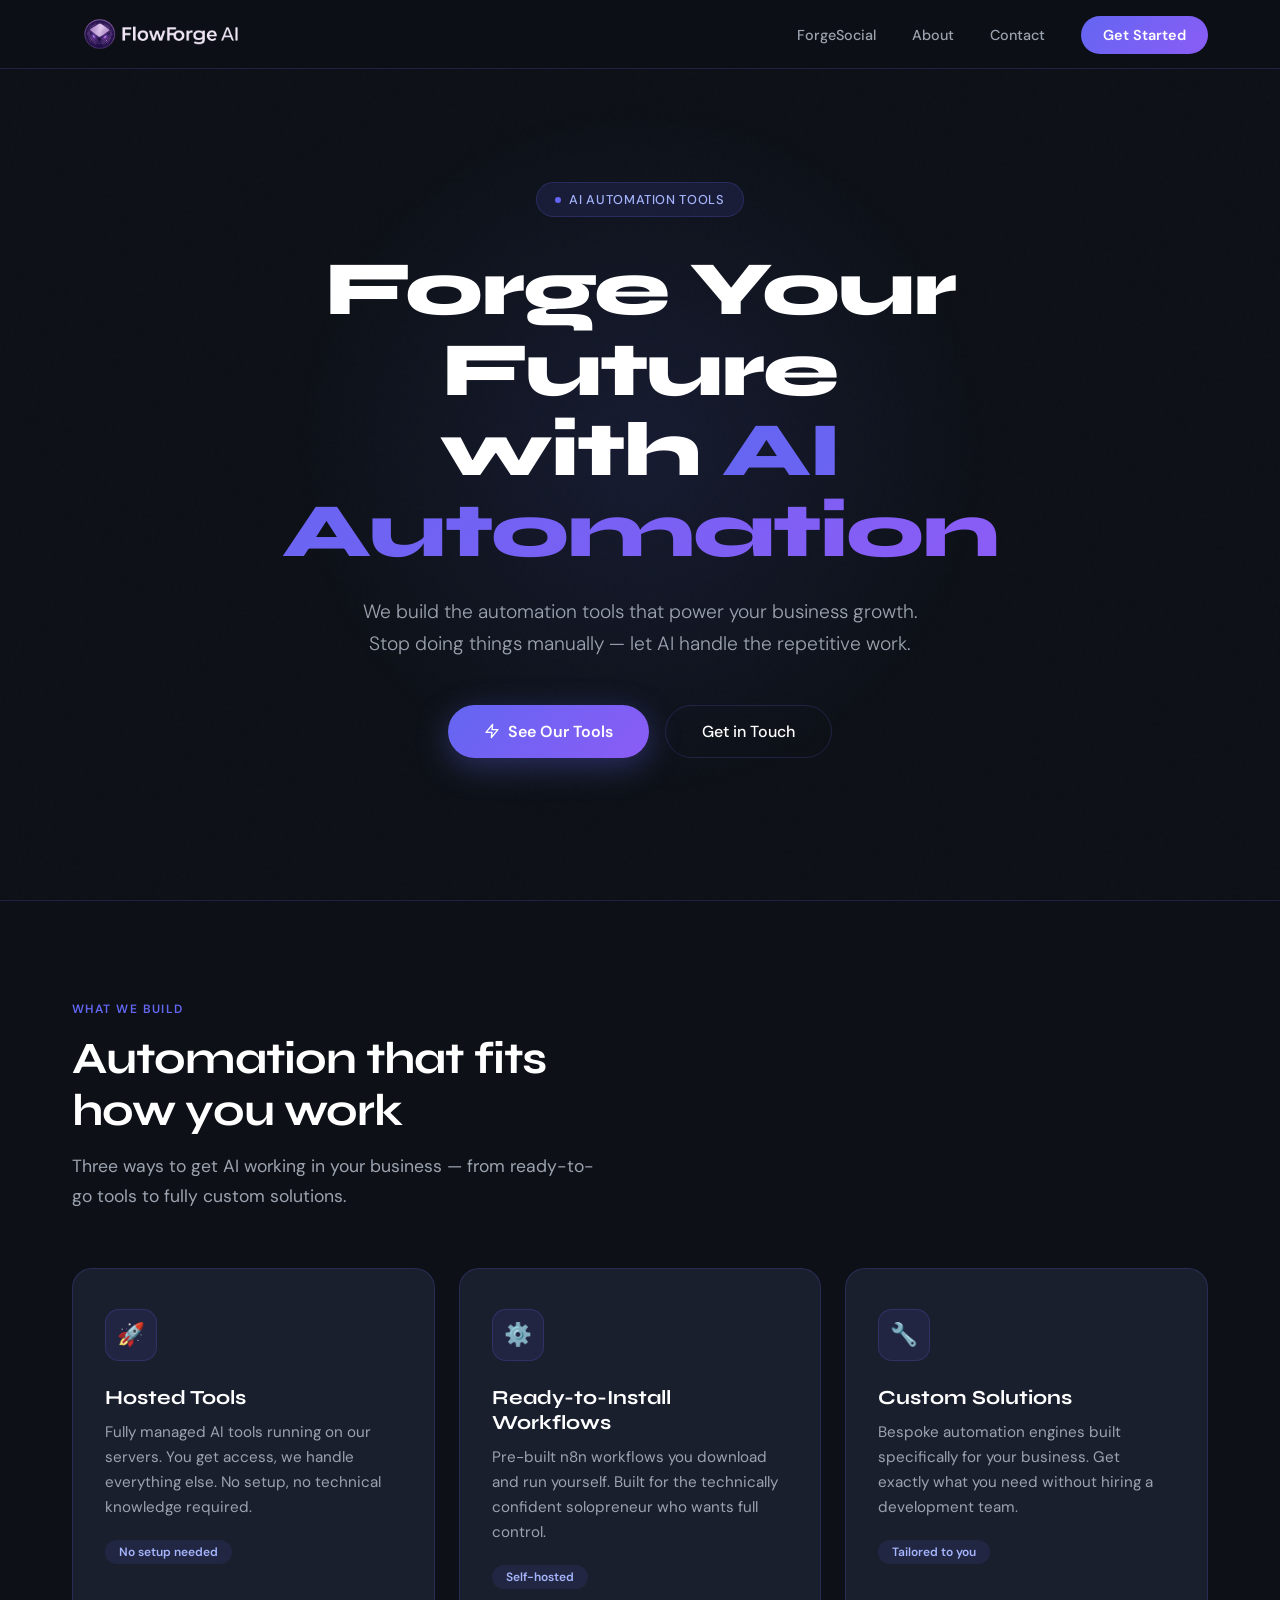
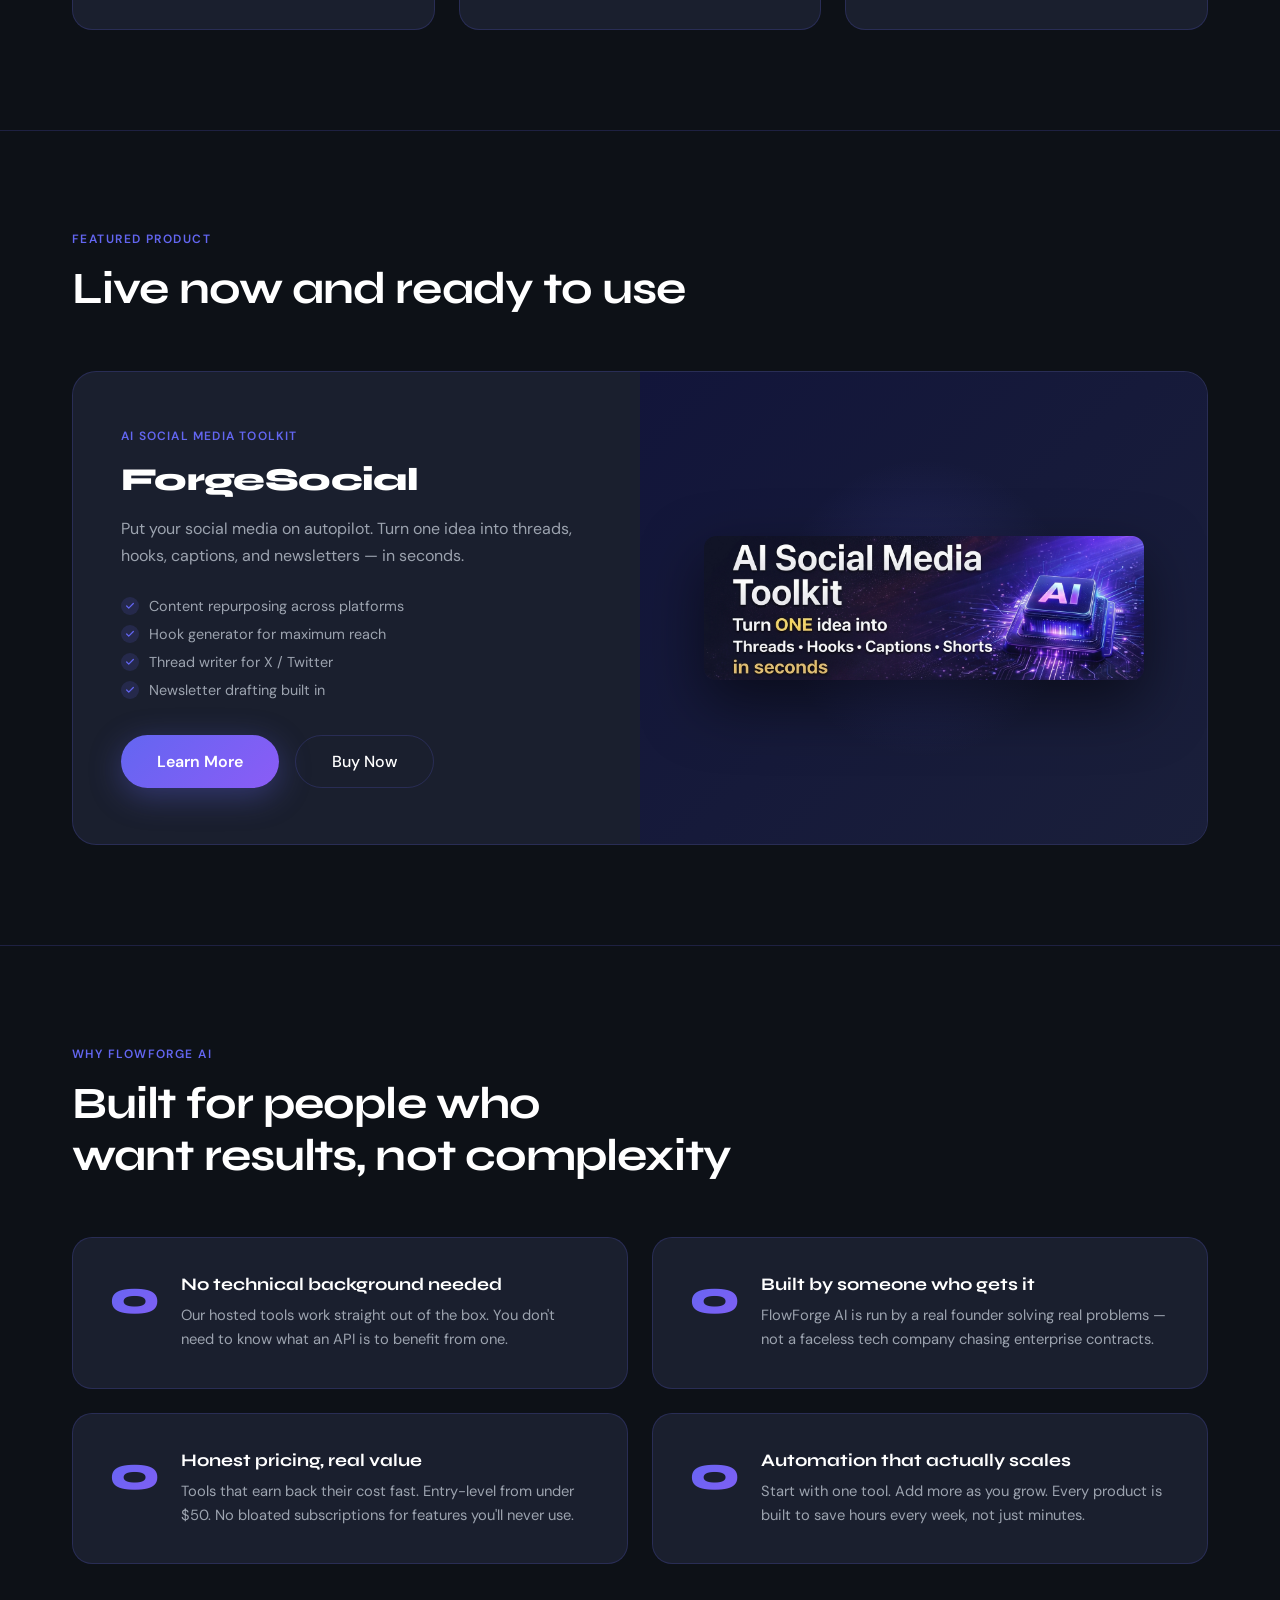
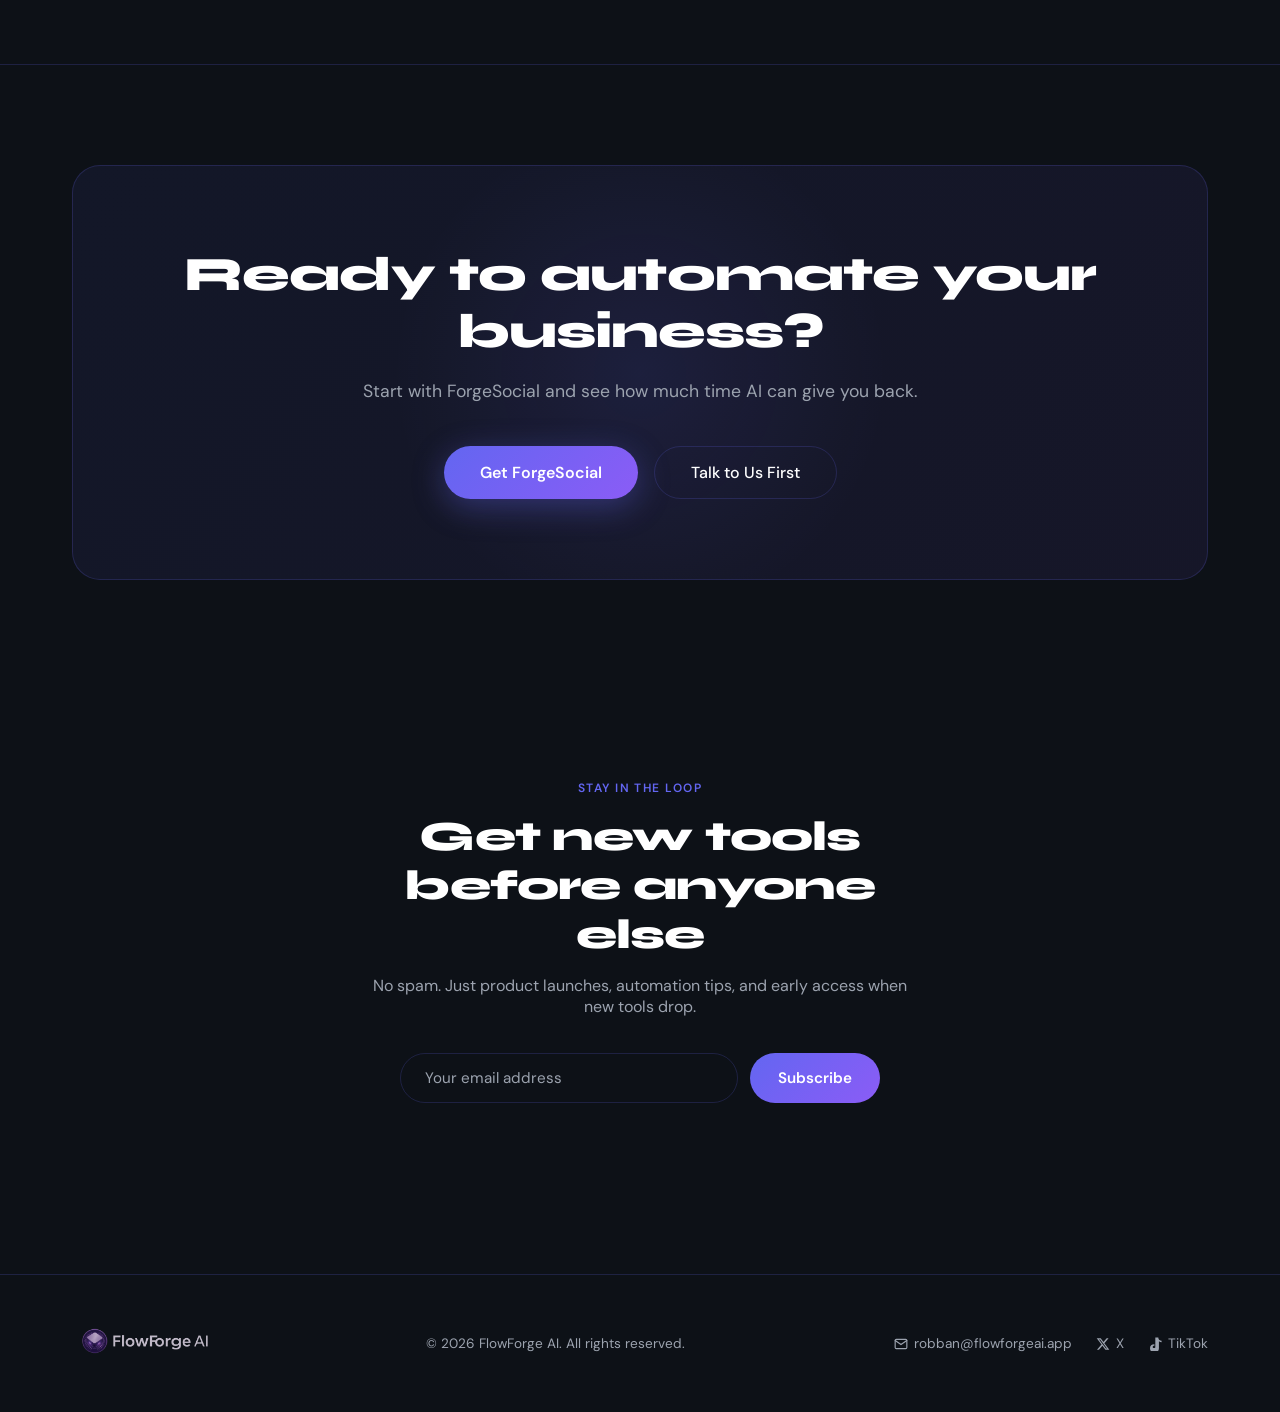
<file: index.html>
<!DOCTYPE html>
<html lang="en">
<head>
  <meta charset="UTF-8">
  <meta name="viewport" content="width=device-width, initial-scale=1.0">
  <title>FlowForge AI – Forge Your Future with AI Automation</title>
  <meta name="description" content="FlowForge AI builds AI-powered automation tools for solopreneurs and small businesses. Less manual work, more impact.">
  <meta property="og:title" content="FlowForge AI – Forge Your Future with AI Automation">
  <meta property="og:description" content="AI-powered automation tools and workflows for solopreneurs and small businesses.">
  <meta property="og:image" content="https://www.flowforgeai.app/img/logo.png">
  <link rel="canonical" href="https://www.flowforgeai.app/">
  <!-- Google Analytics 4 -->
  <script async src="https://www.googletagmanager.com/gtag/js?id=G-LV74LVZXJP"></script>
  <script>
    window.dataLayer = window.dataLayer || [];
    function gtag(){dataLayer.push(arguments);}
    gtag('js', new Date());
    gtag('config', 'G-LV74LVZXJP');
  </script>
  <link href="https://fonts.googleapis.com/css2?family=Syne:wght@400;600;700;800&family=DM+Sans:wght@300;400;500&display=swap" rel="stylesheet">
  <script type="application/ld+json">
  {
    "@context": "https://schema.org",
    "@type": "Organization",
    "name": "FlowForge AI",
    "url": "https://www.flowforgeai.app",
    "logo": "https://www.flowforgeai.app/img/logo.png",
    "description": "FlowForge AI builds AI-powered automation tools for solopreneurs and small businesses.",
    "email": "robban@flowforgeai.app",
    "founder": {
      "@type": "Person",
      "name": "Robert Holgersson"
    },
    "sameAs": [
      "https://x.com/RobbanA16805",
      "https://tiktok.com/@flowforgeai.app"
    ]
  }
  </script>
  <style>
    :root {
      --bg:        #0d1117;
      --bg-2:      #161b22;
      --card-bg:   #1a1f2e;
      --border:    rgba(99,102,241,0.2);
      --border-h:  rgba(99,102,241,0.5);
      --text:      #ffffff;
      --text-dim:  #9ca3af;
      --accent:    #6366f1;
      --accent-2:  #8b5cf6;
      --gradient:  linear-gradient(135deg, #6366f1, #8b5cf6);
    }

    *, *::before, *::after { box-sizing: border-box; margin: 0; padding: 0; }

    html { scroll-behavior: smooth; }

    body {
      font-family: 'DM Sans', sans-serif;
      background: var(--bg);
      color: var(--text);
      overflow-x: hidden;
    }

    /* ─── NOISE OVERLAY ─── */
    body::before {
      content: '';
      position: fixed;
      inset: 0;
      background-image: url("data:image/svg+xml,%3Csvg viewBox='0 0 256 256' xmlns='http://www.w3.org/2000/svg'%3E%3Cfilter id='noise'%3E%3CfeTurbulence type='fractalNoise' baseFrequency='0.9' numOctaves='4' stitchTiles='stitch'/%3E%3C/filter%3E%3Crect width='100%25' height='100%25' filter='url(%23noise)' opacity='0.04'/%3E%3C/svg%3E");
      pointer-events: none;
      z-index: 0;
      opacity: 0.4;
    }

    /* ─── HERO ─── */
    .hero {
      min-height: 100vh;
      display: flex;
      align-items: center;
      justify-content: center;
      text-align: center;
      padding: 120px 32px 80px;
      position: relative;
      z-index: 1;
    }

    /* Glow blobs */
    .hero::after {
      content: '';
      position: absolute;
      width: 700px;
      height: 700px;
      background: radial-gradient(circle, rgba(99,102,241,0.12) 0%, transparent 70%);
      top: 50%;
      left: 50%;
      transform: translate(-50%, -50%);
      pointer-events: none;
    }

    .hero-inner { max-width: 820px; position: relative; z-index: 2; }

    .hero-badge {
      display: inline-flex;
      align-items: center;
      gap: 8px;
      background: rgba(99,102,241,0.12);
      border: 1px solid var(--border);
      border-radius: 50px;
      padding: 8px 18px;
      font-size: 0.8rem;
      font-weight: 500;
      color: #a5b4fc;
      margin-bottom: 32px;
      letter-spacing: 0.05em;
      text-transform: uppercase;
    }
    .hero-badge span { width: 6px; height: 6px; background: #6366f1; border-radius: 50%; animation: pulse 2s infinite; }

    @keyframes pulse {
      0%, 100% { opacity: 1; transform: scale(1); }
      50% { opacity: 0.5; transform: scale(0.8); }
    }

    .hero h1 {
      font-family: 'Syne', sans-serif;
      font-size: clamp(2.8rem, 6vw, 5rem);
      font-weight: 800;
      line-height: 1.05;
      letter-spacing: -0.02em;
      margin-bottom: 24px;
    }

    .hero h1 em {
      font-style: normal;
      background: var(--gradient);
      -webkit-background-clip: text;
      -webkit-text-fill-color: transparent;
      background-clip: text;
    }

    .hero p {
      font-size: 1.2rem;
      color: var(--text-dim);
      max-width: 560px;
      margin: 0 auto 44px;
      line-height: 1.7;
      font-weight: 300;
    }

    .hero-actions {
      display: flex;
      gap: 16px;
      justify-content: center;
      flex-wrap: wrap;
    }

    .btn-primary {
      display: inline-flex;
      align-items: center;
      gap: 8px;
      background: var(--gradient);
      color: #fff;
      text-decoration: none;
      padding: 16px 36px;
      border-radius: 50px;
      font-weight: 600;
      font-size: 1rem;
      font-family: 'DM Sans', sans-serif;
      transition: transform 0.2s, box-shadow 0.2s;
      box-shadow: 0 8px 32px rgba(99,102,241,0.35);
    }
    .btn-primary:hover { transform: translateY(-2px); box-shadow: 0 16px 48px rgba(99,102,241,0.45); }

    .btn-secondary {
      display: inline-flex;
      align-items: center;
      gap: 8px;
      background: transparent;
      color: var(--text);
      text-decoration: none;
      padding: 15px 36px;
      border-radius: 50px;
      font-weight: 500;
      font-size: 1rem;
      font-family: 'DM Sans', sans-serif;
      border: 1px solid var(--border);
      transition: border-color 0.2s, background 0.2s;
    }
    .btn-secondary:hover { border-color: var(--border-h); background: rgba(99,102,241,0.06); }

    /* ─── SECTION BASE ─── */
    section { position: relative; z-index: 1; }

    .section-label {
      font-size: 0.75rem;
      font-weight: 600;
      letter-spacing: 0.12em;
      text-transform: uppercase;
      color: #6366f1;
      margin-bottom: 16px;
    }

    .section-title {
      font-family: 'Syne', sans-serif;
      font-size: clamp(2rem, 4vw, 2.8rem);
      font-weight: 700;
      line-height: 1.15;
      letter-spacing: -0.02em;
      margin-bottom: 16px;
    }

    .section-sub {
      color: var(--text-dim);
      font-size: 1.1rem;
      line-height: 1.7;
      max-width: 540px;
    }

    .wrap {
      max-width: 1200px;
      margin: 0 auto;
      padding: 0 32px;
    }

    /* ─── WHAT WE BUILD ─── */
    .what {
      padding: 100px 0;
      border-top: 1px solid var(--border);
    }

    .what-header { margin-bottom: 56px; }

    .what-grid {
      display: grid;
      grid-template-columns: repeat(3, 1fr);
      gap: 24px;
    }

    .what-card {
      background: var(--card-bg);
      border: 1px solid var(--border);
      border-radius: 20px;
      padding: 40px 32px;
      transition: border-color 0.3s, transform 0.3s, box-shadow 0.3s;
      position: relative;
      overflow: hidden;
    }
    .what-card::before {
      content: '';
      position: absolute;
      inset: 0;
      background: var(--gradient);
      opacity: 0;
      transition: opacity 0.3s;
      border-radius: 20px;
    }
    .what-card:hover { border-color: var(--border-h); transform: translateY(-4px); box-shadow: 0 20px 60px rgba(99,102,241,0.12); }
    .what-card:hover::before { opacity: 0.04; }

    .what-card-inner { position: relative; z-index: 1; }

    .what-icon {
      width: 52px;
      height: 52px;
      background: rgba(99,102,241,0.1);
      border: 1px solid var(--border);
      border-radius: 14px;
      display: flex;
      align-items: center;
      justify-content: center;
      margin-bottom: 24px;
      font-size: 1.4rem;
    }

    .what-card h3 {
      font-family: 'Syne', sans-serif;
      font-size: 1.25rem;
      font-weight: 700;
      margin-bottom: 10px;
    }

    .what-card p { color: var(--text-dim); font-size: 0.95rem; line-height: 1.65; margin-bottom: 20px; }

    .what-tag {
      display: inline-block;
      font-size: 0.75rem;
      font-weight: 600;
      color: #a5b4fc;
      background: rgba(99,102,241,0.1);
      border-radius: 50px;
      padding: 4px 14px;
    }

    /* ─── FEATURED PRODUCTS ─── */
    .products { padding: 100px 0; border-top: 1px solid var(--border); }

    .products-header { margin-bottom: 56px; }

    .product-card {
      display: grid;
      grid-template-columns: 1fr 1fr;
      gap: 0;
      background: var(--card-bg);
      border: 1px solid var(--border);
      border-radius: 24px;
      overflow: hidden;
      transition: border-color 0.3s, box-shadow 0.3s;
    }
    .product-card:hover { border-color: var(--border-h); box-shadow: 0 24px 80px rgba(99,102,241,0.1); }

    .product-card-content {
      padding: 56px 48px;
      display: flex;
      flex-direction: column;
      justify-content: center;
    }

    .product-eyebrow {
      font-size: 0.75rem;
      font-weight: 600;
      letter-spacing: 0.1em;
      text-transform: uppercase;
      color: #6366f1;
      margin-bottom: 16px;
    }

    .product-card h3 {
      font-family: 'Syne', sans-serif;
      font-size: 2rem;
      font-weight: 800;
      margin-bottom: 16px;
      letter-spacing: -0.02em;
    }

    .product-card p { color: var(--text-dim); font-size: 1rem; line-height: 1.7; margin-bottom: 28px; }

    .product-features {
      list-style: none;
      margin-bottom: 36px;
      display: flex;
      flex-direction: column;
      gap: 10px;
    }
    .product-features li {
      display: flex;
      align-items: center;
      gap: 10px;
      font-size: 0.9rem;
      color: var(--text-dim);
    }
    .product-features li::before {
      content: '';
      width: 18px;
      height: 18px;
      background: rgba(99,102,241,0.15);
      border-radius: 50%;
      display: flex;
      align-items: center;
      justify-content: center;
      flex-shrink: 0;
      background-image: url("data:image/svg+xml,%3Csvg xmlns='http://www.w3.org/2000/svg' width='10' height='10' viewBox='0 0 24 24' fill='none' stroke='%236366f1' stroke-width='3' stroke-linecap='round' stroke-linejoin='round'%3E%3Cpolyline points='20 6 9 17 4 12'/%3E%3C/svg%3E");
      background-repeat: no-repeat;
      background-position: center;
    }

    .product-price {
      display: flex;
      align-items: baseline;
      gap: 8px;
      margin-bottom: 28px;
    }
    .product-price .amount {
      font-family: 'Syne', sans-serif;
      font-size: 2.4rem;
      font-weight: 800;
    }
    .product-price .period { color: var(--text-dim); font-size: 0.9rem; }

    .product-card-visual {
      background: linear-gradient(135deg, #12153a, #1a1f3a);
      display: flex;
      align-items: center;
      justify-content: center;
      padding: 40px;
      position: relative;
      overflow: hidden;
    }
    .product-card-visual::before {
      content: '';
      position: absolute;
      width: 300px;
      height: 300px;
      background: radial-gradient(circle, rgba(99,102,241,0.2) 0%, transparent 70%);
      top: 50%;
      left: 50%;
      transform: translate(-50%, -50%);
    }
    .product-card-visual img {
      width: 100%;
      max-width: 440px;
      height: auto;
      border-radius: 12px;
      position: relative;
      z-index: 1;
      box-shadow: 0 24px 60px rgba(0,0,0,0.5);
    }

    /* ─── WHY FLOWFORGE ─── */
    .why { padding: 100px 0; border-top: 1px solid var(--border); }

    .why-header { margin-bottom: 56px; }

    .why-grid {
      display: grid;
      grid-template-columns: repeat(2, 1fr);
      gap: 24px;
    }

    .why-card {
      background: var(--card-bg);
      border: 1px solid var(--border);
      border-radius: 20px;
      padding: 36px;
      display: flex;
      gap: 20px;
      transition: border-color 0.3s;
    }
    .why-card:hover { border-color: var(--border-h); }

    .why-number {
      font-family: 'Syne', sans-serif;
      font-size: 3rem;
      font-weight: 800;
      background: var(--gradient);
      -webkit-background-clip: text;
      -webkit-text-fill-color: transparent;
      background-clip: text;
      line-height: 1;
      flex-shrink: 0;
      width: 52px;
    }

    .why-card h3 {
      font-family: 'Syne', sans-serif;
      font-size: 1.1rem;
      font-weight: 700;
      margin-bottom: 8px;
    }
    .why-card p { color: var(--text-dim); font-size: 0.92rem; line-height: 1.65; }

    /* ─── CTA BANNER ─── */
    .cta-banner {
      padding: 100px 0;
      border-top: 1px solid var(--border);
    }

    .cta-inner {
      background: linear-gradient(135deg, rgba(99,102,241,0.08), rgba(139,92,246,0.08));
      border: 1px solid var(--border);
      border-radius: 28px;
      padding: 80px 60px;
      text-align: center;
      position: relative;
      overflow: hidden;
    }
    .cta-inner::before {
      content: '';
      position: absolute;
      width: 500px;
      height: 500px;
      background: radial-gradient(circle, rgba(99,102,241,0.1) 0%, transparent 70%);
      top: 50%;
      left: 50%;
      transform: translate(-50%, -50%);
      pointer-events: none;
    }
    .cta-inner h2 {
      font-family: 'Syne', sans-serif;
      font-size: clamp(2rem, 4vw, 3rem);
      font-weight: 800;
      letter-spacing: -0.02em;
      margin-bottom: 20px;
      position: relative;
      z-index: 1;
    }
    .cta-inner p {
      color: var(--text-dim);
      font-size: 1.1rem;
      margin-bottom: 44px;
      position: relative;
      z-index: 1;
    }
    .cta-inner .hero-actions { position: relative; z-index: 1; }

    /* ─── EMAIL SIGNUP ─── */
    .email-signup { padding: 100px 0; }
    .email-inner {
      max-width: 560px;
      margin: 0 auto;
      text-align: center;
    }
    .email-inner h2 {
      font-family: 'Syne', sans-serif;
      font-size: clamp(1.8rem, 3.5vw, 2.6rem);
      font-weight: 800;
      letter-spacing: -0.02em;
      margin-bottom: 16px;
    }
    .email-inner p {
      color: var(--text-dim);
      font-size: 1rem;
      margin-bottom: 36px;
    }
    .signup-form {
      display: flex;
      gap: 12px;
      max-width: 480px;
      margin: 0 auto;
    }
    .signup-form input {
      flex: 1;
      background: var(--card);
      border: 1px solid var(--border);
      border-radius: 50px;
      padding: 14px 24px;
      color: var(--text);
      font-family: 'DM Sans', sans-serif;
      font-size: 0.95rem;
      outline: none;
      transition: border-color 0.2s;
    }
    .signup-form input:focus { border-color: var(--accent); }
    .signup-form input::placeholder { color: var(--text-dim); }
    .signup-form button {
      background: var(--gradient);
      color: #fff;
      border: none;
      border-radius: 50px;
      padding: 14px 28px;
      font-family: 'DM Sans', sans-serif;
      font-size: 0.95rem;
      font-weight: 600;
      cursor: pointer;
      display: flex;
      align-items: center;
      gap: 8px;
      transition: opacity 0.2s, transform 0.2s;
      white-space: nowrap;
    }
    .signup-form button:hover { opacity: 0.9; transform: translateY(-1px); }
    .signup-form button:disabled { opacity: 0.6; cursor: not-allowed; transform: none; }
    .signup-status {
      margin-top: 16px;
      font-size: 0.9rem;
      min-height: 1.2em;
    }
    .signup-status.success { color: #4ade80; }
    .signup-status.error { color: #f87171; }
    @keyframes spin { to { transform: rotate(360deg); } }

    /* ─── FOOTER ─── */
    footer {
      border-top: 1px solid var(--border);
      padding: 48px 0;
    }

    .footer-inner {
      display: flex;
      align-items: center;
      justify-content: space-between;
      flex-wrap: wrap;
      gap: 20px;
    }

    .footer-logo img { height: 36px; opacity: 0.8; }

    .footer-copy { color: var(--text-dim); font-size: 0.85rem; }

    .footer-links {
      display: flex;
      align-items: center;
      gap: 24px;
    }
    .footer-links a {
      color: var(--text-dim);
      text-decoration: none;
      font-size: 0.85rem;
      display: flex;
      align-items: center;
      gap: 6px;
      transition: color 0.2s;
    }
    .footer-links a:hover { color: var(--accent); }

    /* ─── ANIMATIONS ─── */
    .fade-up {
      opacity: 0;
      transform: translateY(24px);
      transition: opacity 0.6s ease, transform 0.6s ease;
    }
    .fade-up.visible { opacity: 1; transform: translateY(0); }

    /* ─── RESPONSIVE ─── */
    @media (max-width: 1024px) {
      .what-grid { grid-template-columns: repeat(2, 1fr); }
      .product-card { grid-template-columns: 1fr; }
      .product-card-visual { min-height: 280px; }
      .why-grid { grid-template-columns: 1fr; }
    }

    @media (max-width: 768px) {
      .what-grid { grid-template-columns: 1fr; }
      .hero { padding: 100px 20px 60px; }
      .wrap { padding: 0 20px; }
      .what, .products, .why, .cta-banner { padding: 72px 0; }
      .product-card-content { padding: 36px 28px; }
      .cta-inner { padding: 48px 28px; }
      .footer-inner { flex-direction: column; text-align: center; }
      .footer-links { justify-content: center; }
    }
  </style>
</head>
<body>

  <!-- NAV -->
  <script src="/nav.js"></script>

  <!-- HERO -->
  <header class="hero">
    <div class="hero-inner fade-up">
      <div class="hero-badge"><span></span> AI Automation Tools</div>
      <h1>Forge Your Future<br>with <em>AI Automation</em></h1>
      <p>We build the automation tools that power your business growth. Stop doing things manually — let AI handle the repetitive work.</p>
      <div class="hero-actions">
        <a href="/forgesocial/" class="btn-primary">
          <svg width="16" height="16" viewBox="0 0 24 24" fill="none" stroke="currentColor" stroke-width="2" stroke-linecap="round" stroke-linejoin="round"><path d="M13 2L3 14h9l-1 8 10-12h-9l1-8z"/></svg>
          See Our Tools
        </a>
        <a href="mailto:robban@flowforgeai.app" class="btn-secondary">Get in Touch</a>
      </div>
    </div>
  </header>

  <!-- WHAT WE BUILD -->
  <section class="what">
    <div class="wrap">
      <div class="what-header fade-up">
        <div class="section-label">What We Build</div>
        <h2 class="section-title">Automation that fits<br>how you work</h2>
        <p class="section-sub">Three ways to get AI working in your business — from ready-to-go tools to fully custom solutions.</p>
      </div>
      <div class="what-grid">
        <div class="what-card fade-up">
          <div class="what-card-inner">
            <div class="what-icon">🚀</div>
            <h3>Hosted Tools</h3>
            <p>Fully managed AI tools running on our servers. You get access, we handle everything else. No setup, no technical knowledge required.</p>
            <span class="what-tag">No setup needed</span>
          </div>
        </div>
        <div class="what-card fade-up">
          <div class="what-card-inner">
            <div class="what-icon">⚙️</div>
            <h3>Ready-to-Install Workflows</h3>
            <p>Pre-built n8n workflows you download and run yourself. Built for the technically confident solopreneur who wants full control.</p>
            <span class="what-tag">Self-hosted</span>
          </div>
        </div>
        <div class="what-card fade-up">
          <div class="what-card-inner">
            <div class="what-icon">🔧</div>
            <h3>Custom Solutions</h3>
            <p>Bespoke automation engines built specifically for your business. Get exactly what you need without hiring a development team.</p>
            <span class="what-tag">Tailored to you</span>
          </div>
        </div>
      </div>
    </div>
  </section>

  <!-- FEATURED PRODUCTS -->
  <section class="products">
    <div class="wrap">
      <div class="products-header fade-up">
        <div class="section-label">Featured Product</div>
        <h2 class="section-title">Live now and ready to use</h2>
      </div>
      <div class="product-card fade-up">
        <div class="product-card-content">
          <div class="product-eyebrow">AI Social Media Toolkit</div>
          <h3>ForgeSocial</h3>
          <p>Put your social media on autopilot. Turn one idea into threads, hooks, captions, and newsletters — in seconds.</p>
          <ul class="product-features">
            <li>Content repurposing across platforms</li>
            <li>Hook generator for maximum reach</li>
            <li>Thread writer for X / Twitter</li>
            <li>Newsletter drafting built in</li>
          </ul>
          <div class="hero-actions" style="justify-content:flex-start;">
            <a href="/forgesocial/" class="btn-primary">Learn More</a>
            <a href="https://flowforgeauto.gumroad.com/l/xhwblw" class="btn-secondary" target="_blank">Buy Now</a>
          </div>
        </div>
        <div class="product-card-visual">
          <img src="img/hero.png" alt="ForgeSocial – AI Social Media Toolkit">
        </div>
      </div>
    </div>
  </section>

  <!-- WHY FLOWFORGE -->
  <section class="why">
    <div class="wrap">
      <div class="why-header fade-up">
        <div class="section-label">Why FlowForge AI</div>
        <h2 class="section-title">Built for people who<br>want results, not complexity</h2>
      </div>
      <div class="why-grid">
        <div class="why-card fade-up">
          <div class="why-number">01</div>
          <div>
            <h3>No technical background needed</h3>
            <p>Our hosted tools work straight out of the box. You don't need to know what an API is to benefit from one.</p>
          </div>
        </div>
        <div class="why-card fade-up">
          <div class="why-number">02</div>
          <div>
            <h3>Built by someone who gets it</h3>
            <p>FlowForge AI is run by a real founder solving real problems — not a faceless tech company chasing enterprise contracts.</p>
          </div>
        </div>
        <div class="why-card fade-up">
          <div class="why-number">03</div>
          <div>
            <h3>Honest pricing, real value</h3>
            <p>Tools that earn back their cost fast. Entry-level from under $50. No bloated subscriptions for features you'll never use.</p>
          </div>
        </div>
        <div class="why-card fade-up">
          <div class="why-number">04</div>
          <div>
            <h3>Automation that actually scales</h3>
            <p>Start with one tool. Add more as you grow. Every product is built to save hours every week, not just minutes.</p>
          </div>
        </div>
      </div>
    </div>
  </section>

  <!-- CTA BANNER -->
  <section class="cta-banner">
    <div class="wrap">
      <div class="cta-inner fade-up">
        <h2>Ready to automate your business?</h2>
        <p>Start with ForgeSocial and see how much time AI can give you back.</p>
        <div class="hero-actions">
          <a href="/forgesocial/" class="btn-primary">Get ForgeSocial</a>
          <a href="mailto:robban@flowforgeai.app" class="btn-secondary">Talk to Us First</a>
        </div>
      </div>
    </div>
  </section>

  <!-- EMAIL SIGNUP -->
  <section class="email-signup">
    <div class="wrap">
      <div class="email-inner fade-up">
        <div class="section-label">Stay in the loop</div>
        <h2>Get new tools before anyone else</h2>
        <p>No spam. Just product launches, automation tips, and early access when new tools drop.</p>
        <form class="signup-form" id="signupForm">
          <input type="email" id="signupEmail" placeholder="Your email address" required autocomplete="email">
          <button type="submit" id="signupBtn">
            <span id="btnText">Subscribe</span>
            <svg id="btnSpinner" width="16" height="16" viewBox="0 0 24 24" fill="none" stroke="currentColor" stroke-width="2" stroke-linecap="round" stroke-linejoin="round" style="display:none;animation:spin 0.8s linear infinite"><path d="M21 12a9 9 0 1 1-6.219-8.56"/></svg>
          </button>
        </form>
        <p class="signup-status" id="signupStatus"></p>
      </div>
    </div>
  </section>

  <!-- FOOTER -->
  <footer>
    <div class="wrap">
      <div class="footer-inner">
        <div class="footer-logo"><img src="img/logo.png" alt="FlowForge AI"></div>
        <p class="footer-copy">© 2026 FlowForge AI. All rights reserved.</p>
        <div class="footer-links">
          <a href="mailto:robban@flowforgeai.app">
            <svg width="14" height="14" viewBox="0 0 24 24" fill="none" stroke="currentColor" stroke-width="2" stroke-linecap="round" stroke-linejoin="round"><path d="M4 4h16c1.1 0 2 .9 2 2v12c0 1.1-.9 2-2 2H4c-1.1 0-2-.9-2-2V6c0-1.1.9-2 2-2z"/><polyline points="22,6 12,13 2,6"/></svg>
            robban@flowforgeai.app
          </a>
          <a href="https://x.com/RobbanA16805" target="_blank">
            <svg width="14" height="14" viewBox="0 0 24 24" fill="currentColor"><path d="M18.244 2.25h3.308l-7.227 8.26 8.502 11.24H16.17l-5.214-6.817L4.99 21.75H1.68l7.73-8.835L1.254 2.25H8.08l4.713 6.231zm-1.161 17.52h1.833L7.084 4.126H5.117z"/></svg>
            X
          </a>
          <a href="https://tiktok.com/@flowforgeai.app" target="_blank">
            <svg width="14" height="14" viewBox="0 0 24 24" fill="currentColor"><path d="M12.53.68V17c0 .86-.02 1.2-.4 1.53-.35.3-.92.45-1.72.45-.5 0-1-.1-1.42-.33-.6-.3-1-.93-1-1.66 0-.67.4-1.28 1-1.6.43-.24 1.12-.35 2-.32V12.5c-2.43 0-4.34.6-5.63 1.83-1.28 1.22-1.92 2.92-1.92 5.1s.64 3.88 1.92 5.1c1.28 1.22 3.2 1.83 5.72 1.83 2.53 0 4.45-.6 5.73-1.83 1.28-1.22 1.92-2.92 1.92-5.1V7.12C20.1 8.12 21.6 8.8 23.33 8.8v-2.5c-1.5 0-2.8-.5-3.83-1.37-1.1-.92-1.87-2.35-1.87-4.25H12.53z"/></svg>
            TikTok
          </a>
        </div>
      </div>
    </div>
  </footer>

  <script>
    // Fade-up on scroll
    const observer = new IntersectionObserver((entries) => {
      entries.forEach(e => { if (e.isIntersecting) e.target.classList.add('visible'); });
    }, { threshold: 0.05 });

    document.querySelectorAll('.fade-up').forEach(el => observer.observe(el));

    // Visa element som redan är i viewport när sidan laddas
    document.addEventListener('DOMContentLoaded', () => {
      document.querySelectorAll('.fade-up').forEach(el => {
        const rect = el.getBoundingClientRect();
        if (rect.top < window.innerHeight) el.classList.add('visible');
      });
    });

    // Email signup via n8n webhook
    document.getElementById('signupForm').addEventListener('submit', async function(e) {
      e.preventDefault();
      const email = document.getElementById('signupEmail').value.trim();
      const btn = document.getElementById('signupBtn');
      const btnText = document.getElementById('btnText');
      const spinner = document.getElementById('btnSpinner');
      const status = document.getElementById('signupStatus');

      btn.disabled = true;
      btnText.textContent = 'Subscribing...';
      spinner.style.display = 'inline';
      status.textContent = '';
      status.className = 'signup-status';

      try {
        const res = await fetch('https://api.flowforgeai.app/webhook/email-signup', {
          method: 'POST',
          headers: { 'Content-Type': 'application/json' },
          body: JSON.stringify({ email: email })
        });

        const data = await res.json();

        if (res.ok && data.success) {
          status.textContent = "You're in! We'll be in touch.";
          status.classList.add('success');
          document.getElementById('signupEmail').value = '';
        } else {
          throw new Error(data.message || 'Something went wrong');
        }
      } catch (err) {
        status.textContent = 'Something went wrong. Try again or email robban@flowforgeai.app';
        status.classList.add('error');
      } finally {
        btn.disabled = false;
        btnText.textContent = 'Subscribe';
        spinner.style.display = 'none';
      }
    });
  </script>
</body>
</html>
</file>
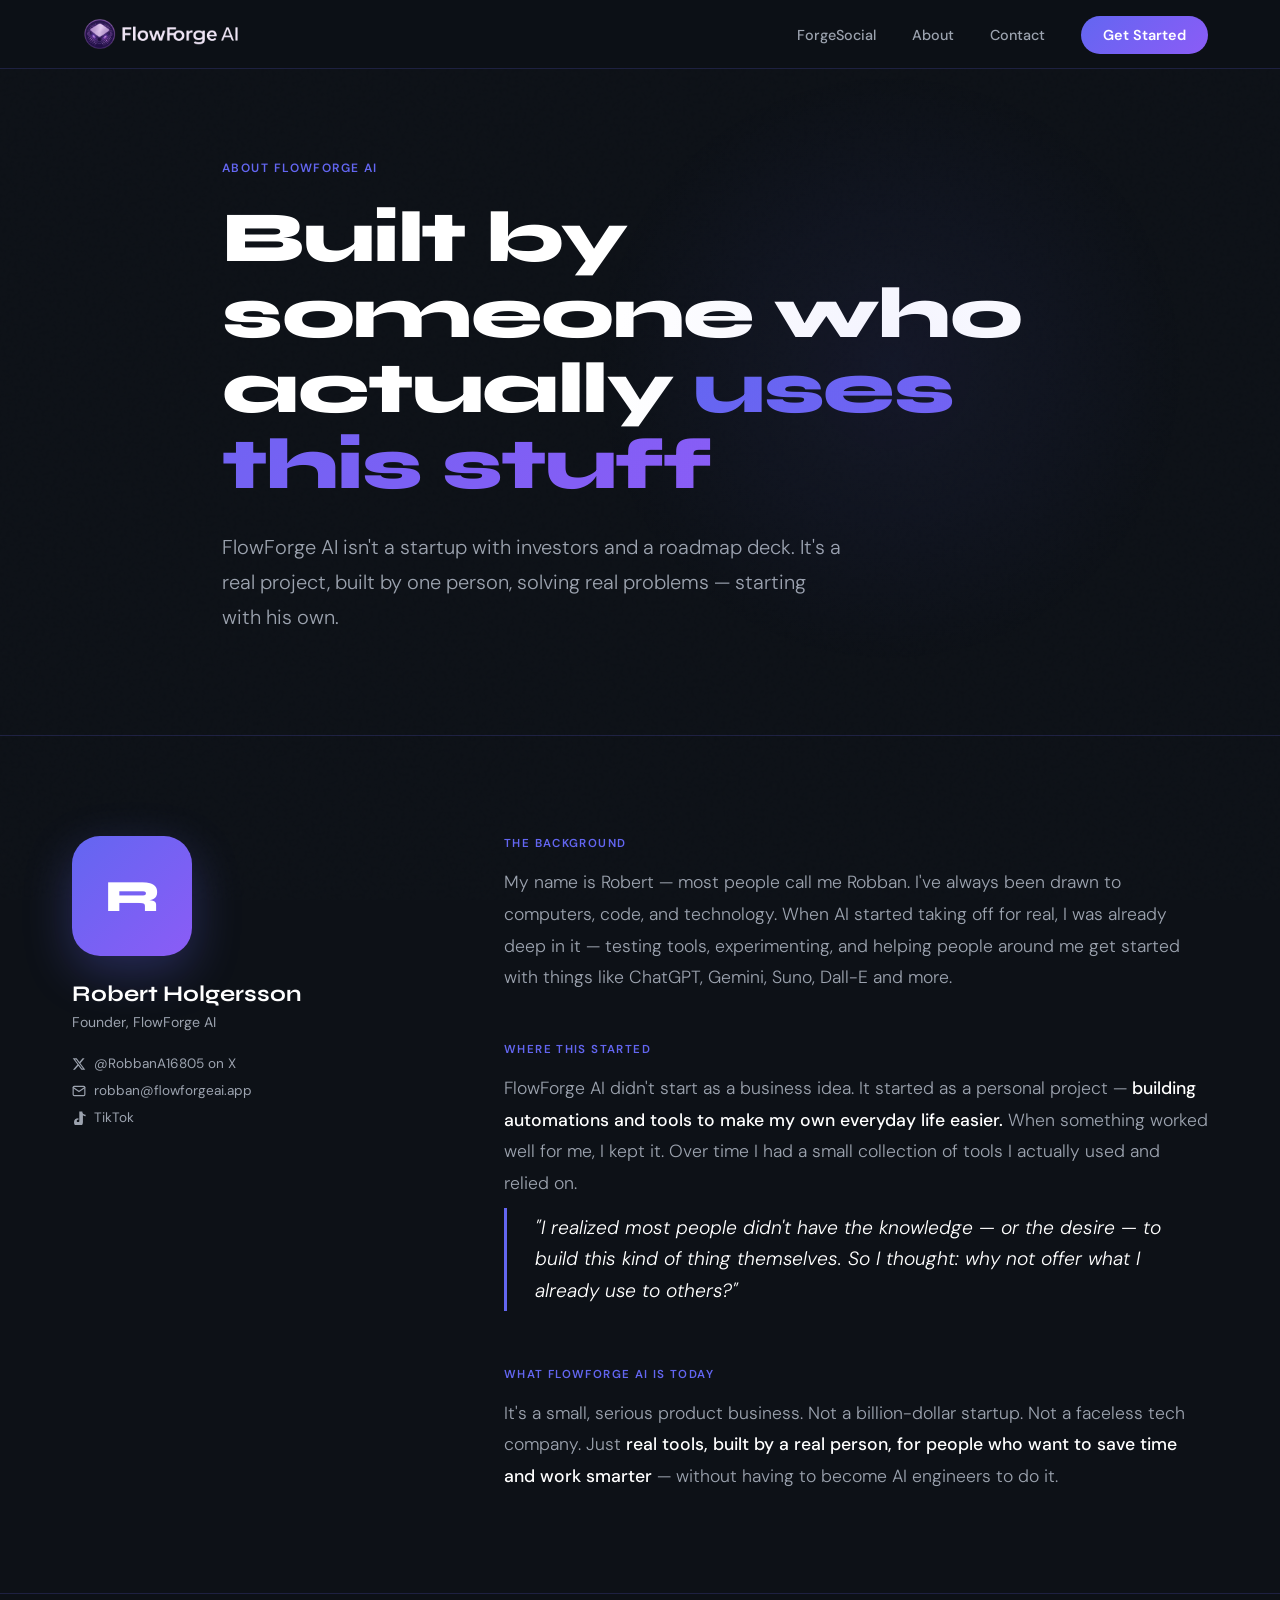
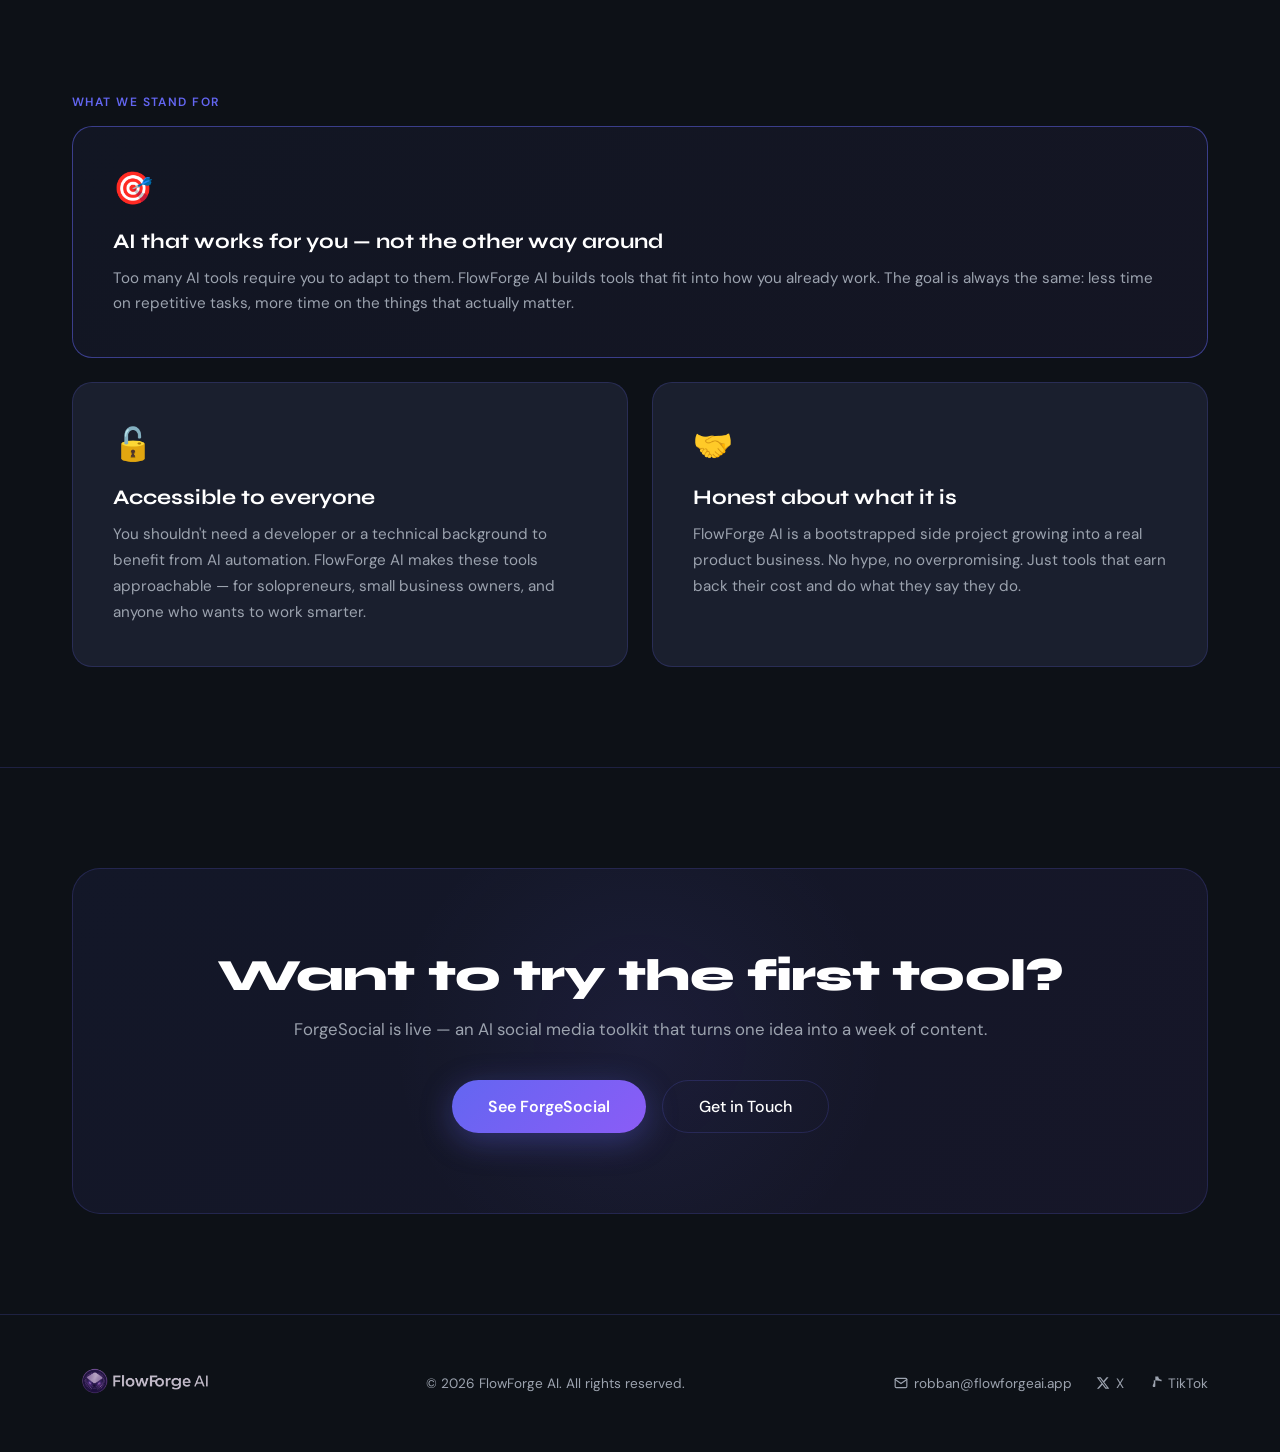
<file: about/index.html>
<!DOCTYPE html>
<html lang="en">
<head>
  <meta charset="UTF-8">
  <meta name="viewport" content="width=device-width, initial-scale=1.0">
  <title>About – FlowForge AI</title>
  <meta name="description" content="FlowForge AI is built by Robert Holgersson — a one-person project turning personal automation tools into products anyone can use.">
  <meta property="og:title" content="About FlowForge AI">
  <meta property="og:description" content="Built by a real person solving real problems. FlowForge AI makes AI automation accessible to solopreneurs and small businesses.">
  <meta property="og:image" content="https://www.flowforgeai.app/img/logo.png">
  <link rel="canonical" href="https://www.flowforgeai.app/about/">
  <!-- Google Analytics 4 -->
  <script async src="https://www.googletagmanager.com/gtag/js?id=G-LV74LVZXJP"></script>
  <script>
    window.dataLayer = window.dataLayer || [];
    function gtag(){dataLayer.push(arguments);}
    gtag('js', new Date());
    gtag('config', 'G-LV74LVZXJP');
  </script>
  <link href="https://fonts.googleapis.com/css2?family=Syne:wght@400;600;700;800&family=DM+Sans:ital,wght@0,300;0,400;0,500;1,300&display=swap" rel="stylesheet">
  <style>
    :root {
      --bg:       #0d1117;
      --bg-2:     #161b22;
      --card-bg:  #1a1f2e;
      --border:   rgba(99,102,241,0.2);
      --border-h: rgba(99,102,241,0.5);
      --text:     #ffffff;
      --text-dim: #9ca3af;
      --accent:   #6366f1;
      --accent-2: #8b5cf6;
      --gradient: linear-gradient(135deg, #6366f1, #8b5cf6);
    }

    *, *::before, *::after { box-sizing: border-box; margin: 0; padding: 0; }
    html { scroll-behavior: smooth; }

    body {
      font-family: 'DM Sans', sans-serif;
      background: var(--bg);
      color: var(--text);
      overflow-x: hidden;
    }

    body::before {
      content: '';
      position: fixed;
      inset: 0;
      background-image: url("data:image/svg+xml,%3Csvg viewBox='0 0 256 256' xmlns='http://www.w3.org/2000/svg'%3E%3Cfilter id='noise'%3E%3CfeTurbulence type='fractalNoise' baseFrequency='0.9' numOctaves='4' stitchTiles='stitch'/%3E%3C/filter%3E%3Crect width='100%25' height='100%25' filter='url(%23noise)' opacity='0.04'/%3E%3C/svg%3E");
      pointer-events: none;
      z-index: 0;
      opacity: 0.4;
    }

    /* ─── SHARED ─── */
    .wrap { max-width: 1200px; margin: 0 auto; padding: 0 32px; }
    section { position: relative; z-index: 1; }

    .section-label {
      font-size: 0.75rem;
      font-weight: 600;
      letter-spacing: 0.12em;
      text-transform: uppercase;
      color: #6366f1;
      margin-bottom: 16px;
    }

    .btn-primary {
      display: inline-flex;
      align-items: center;
      gap: 8px;
      background: var(--gradient);
      color: #fff;
      text-decoration: none;
      padding: 16px 36px;
      border-radius: 50px;
      font-weight: 600;
      font-size: 1rem;
      font-family: 'DM Sans', sans-serif;
      transition: transform 0.2s, box-shadow 0.2s;
      box-shadow: 0 8px 32px rgba(99,102,241,0.35);
    }
    .btn-primary:hover { transform: translateY(-2px); box-shadow: 0 16px 48px rgba(99,102,241,0.45); }

    .btn-secondary {
      display: inline-flex;
      align-items: center;
      gap: 8px;
      background: transparent;
      color: var(--text);
      text-decoration: none;
      padding: 15px 36px;
      border-radius: 50px;
      font-weight: 500;
      font-size: 1rem;
      font-family: 'DM Sans', sans-serif;
      border: 1px solid var(--border);
      transition: border-color 0.2s, background 0.2s;
    }
    .btn-secondary:hover { border-color: var(--border-h); background: rgba(99,102,241,0.06); }

    /* ─── HERO ─── */
    .hero {
      padding: 160px 32px 100px;
      position: relative;
      z-index: 1;
      max-width: 900px;
      margin: 0 auto;
    }

    .hero::before {
      content: '';
      position: absolute;
      width: 600px;
      height: 600px;
      background: radial-gradient(circle, rgba(99,102,241,0.08) 0%, transparent 70%);
      top: 50%;
      right: -100px;
      transform: translateY(-50%);
      pointer-events: none;
    }

    .hero-label {
      font-size: 0.75rem;
      font-weight: 600;
      letter-spacing: 0.12em;
      text-transform: uppercase;
      color: #6366f1;
      margin-bottom: 24px;
      display: block;
    }

    .hero h1 {
      font-family: 'Syne', sans-serif;
      font-size: clamp(2.8rem, 6vw, 4.5rem);
      font-weight: 800;
      line-height: 1.05;
      letter-spacing: -0.02em;
      margin-bottom: 28px;
    }

    .hero h1 em {
      font-style: normal;
      background: var(--gradient);
      -webkit-background-clip: text;
      -webkit-text-fill-color: transparent;
      background-clip: text;
    }

    .hero-intro {
      font-size: 1.25rem;
      color: var(--text-dim);
      line-height: 1.75;
      font-weight: 300;
      max-width: 620px;
    }

    /* ─── FOUNDER ─── */
    .founder {
      padding: 100px 0;
      border-top: 1px solid var(--border);
    }

    .founder-inner {
      display: grid;
      grid-template-columns: 1fr 2fr;
      gap: 80px;
      align-items: start;
    }

    .founder-left { position: sticky; top: 100px; }

    .founder-avatar {
      width: 120px;
      height: 120px;
      background: var(--gradient);
      border-radius: 28px;
      display: flex;
      align-items: center;
      justify-content: center;
      font-family: 'Syne', sans-serif;
      font-size: 2.8rem;
      font-weight: 800;
      margin-bottom: 24px;
      box-shadow: 0 16px 48px rgba(99,102,241,0.3);
    }

    .founder-name {
      font-family: 'Syne', sans-serif;
      font-size: 1.4rem;
      font-weight: 700;
      margin-bottom: 6px;
    }

    .founder-title {
      color: var(--text-dim);
      font-size: 0.88rem;
      margin-bottom: 24px;
    }

    .founder-links { display: flex; flex-direction: column; gap: 10px; }
    .founder-link {
      display: flex;
      align-items: center;
      gap: 8px;
      color: var(--text-dim);
      text-decoration: none;
      font-size: 0.85rem;
      transition: color 0.2s;
    }
    .founder-link:hover { color: var(--accent); }

    .founder-right { display: flex; flex-direction: column; gap: 48px; }

    .founder-block {}
    .founder-block-label {
      font-size: 0.72rem;
      font-weight: 600;
      letter-spacing: 0.12em;
      text-transform: uppercase;
      color: var(--accent);
      margin-bottom: 16px;
      display: block;
    }
    .founder-block p {
      font-size: 1.1rem;
      line-height: 1.8;
      color: var(--text-dim);
      font-weight: 300;
    }
    .founder-block p strong { color: var(--text); font-weight: 500; }

    /* Pull quote */
    .pull-quote {
      border-left: 3px solid var(--accent);
      padding: 4px 0 4px 28px;
      margin: 8px 0;
    }
    .pull-quote p {
      font-family: 'DM Sans', sans-serif;
      font-size: 1.2rem !important;
      font-style: italic;
      color: var(--text) !important;
      font-weight: 300 !important;
      line-height: 1.65 !important;
    }

    /* ─── MISSION ─── */
    .mission {
      padding: 100px 0;
      border-top: 1px solid var(--border);
    }

    .mission-inner {
      display: grid;
      grid-template-columns: 1fr 1fr;
      gap: 24px;
    }

    .mission-card {
      background: var(--card-bg);
      border: 1px solid var(--border);
      border-radius: 20px;
      padding: 40px;
      transition: border-color 0.3s, transform 0.3s;
    }
    .mission-card:hover { border-color: var(--border-h); transform: translateY(-3px); }
    .mission-card:first-child {
      grid-column: 1 / -1;
      background: linear-gradient(135deg, rgba(99,102,241,0.06), rgba(139,92,246,0.06));
      border-color: var(--border-h);
    }

    .mission-icon { font-size: 2rem; margin-bottom: 20px; display: block; }
    .mission-card h3 {
      font-family: 'Syne', sans-serif;
      font-size: 1.3rem;
      font-weight: 700;
      margin-bottom: 12px;
    }
    .mission-card p { color: var(--text-dim); font-size: 0.95rem; line-height: 1.7; }

    /* ─── CTA ─── */
    .cta { padding: 100px 0; border-top: 1px solid var(--border); }
    .cta-inner {
      background: linear-gradient(135deg, rgba(99,102,241,0.08), rgba(139,92,246,0.08));
      border: 1px solid var(--border);
      border-radius: 28px;
      padding: 80px 60px;
      text-align: center;
      position: relative;
      overflow: hidden;
    }
    .cta-inner::before {
      content: '';
      position: absolute;
      width: 500px; height: 500px;
      background: radial-gradient(circle, rgba(99,102,241,0.08) 0%, transparent 70%);
      top: 50%; left: 50%;
      transform: translate(-50%, -50%);
      pointer-events: none;
    }
    .cta-inner h2 {
      font-family: 'Syne', sans-serif;
      font-size: clamp(1.8rem, 4vw, 2.8rem);
      font-weight: 800;
      letter-spacing: -0.02em;
      margin-bottom: 16px;
      position: relative; z-index: 1;
    }
    .cta-inner p { color: var(--text-dim); font-size: 1.05rem; margin-bottom: 40px; position: relative; z-index: 1; }
    .cta-actions { display: flex; gap: 16px; justify-content: center; flex-wrap: wrap; position: relative; z-index: 1; }

    /* ─── FOOTER ─── */
    footer { border-top: 1px solid var(--border); padding: 48px 0; }
    .footer-inner { display: flex; align-items: center; justify-content: space-between; flex-wrap: wrap; gap: 20px; }
    .footer-logo img { height: 36px; opacity: 0.8; }
    .footer-copy { color: var(--text-dim); font-size: 0.85rem; }
    .footer-links { display: flex; align-items: center; gap: 24px; }
    .footer-links a { color: var(--text-dim); text-decoration: none; font-size: 0.85rem; display: flex; align-items: center; gap: 6px; transition: color 0.2s; }
    .footer-links a:hover { color: var(--accent); }

    /* ─── ANIMATIONS ─── */
    .fade-up { opacity: 0; transform: translateY(24px); transition: opacity 0.6s ease, transform 0.6s ease; }
    .fade-up.visible { opacity: 1; transform: translateY(0); }

    /* ─── RESPONSIVE ─── */
    @media (max-width: 900px) {
      .founder-inner { grid-template-columns: 1fr; gap: 48px; }
      .founder-left { position: static; }
      .mission-inner { grid-template-columns: 1fr; }
      .mission-card:first-child { grid-column: auto; }
    }
    @media (max-width: 768px) {
      .hero { padding: 120px 20px 72px; }
      .wrap { padding: 0 20px; }
      .founder, .mission, .cta { padding: 72px 0; }
      .cta-inner { padding: 48px 28px; }
      .footer-inner { flex-direction: column; text-align: center; }
      .footer-links { justify-content: center; }
    }
  </style>
</head>
<body>

  <!-- NAV -->
  <script src="/nav.js"></script>

  <!-- HERO -->
  <header class="hero fade-up">
    <span class="hero-label">About FlowForge AI</span>
    <h1>Built by someone who<br>actually <em>uses this stuff</em></h1>
    <p class="hero-intro">FlowForge AI isn't a startup with investors and a roadmap deck. It's a real project, built by one person, solving real problems — starting with his own.</p>
  </header>

  <!-- FOUNDER -->
  <section class="founder">
    <div class="wrap">
      <div class="founder-inner">

        <div class="founder-left fade-up">
          <div class="founder-avatar">R</div>
          <div class="founder-name">Robert Holgersson</div>
          <div class="founder-title">Founder, FlowForge AI</div>
          <div class="founder-links">
            <a href="https://x.com/RobbanA16805" target="_blank" class="founder-link">
              <svg width="14" height="14" viewBox="0 0 24 24" fill="currentColor"><path d="M18.244 2.25h3.308l-7.227 8.26 8.502 11.24H16.17l-5.214-6.817L4.99 21.75H1.68l7.73-8.835L1.254 2.25H8.08l4.713 6.231zm-1.161 17.52h1.833L7.084 4.126H5.117z"/></svg>
              @RobbanA16805 on X
            </a>
            <a href="mailto:robban@flowforgeai.app" class="founder-link">
              <svg width="14" height="14" viewBox="0 0 24 24" fill="none" stroke="currentColor" stroke-width="2" stroke-linecap="round" stroke-linejoin="round"><path d="M4 4h16c1.1 0 2 .9 2 2v12c0 1.1-.9 2-2 2H4c-1.1 0-2-.9-2-2V6c0-1.1.9-2 2-2z"/><polyline points="22,6 12,13 2,6"/></svg>
              robban@flowforgeai.app
            </a>
            <a href="https://tiktok.com/@flowforgeai.app" target="_blank" class="founder-link">
              <svg width="14" height="14" viewBox="0 0 24 24" fill="currentColor"><path d="M12.53.68V17c0 .86-.02 1.2-.4 1.53-.35.3-.92.45-1.72.45-.5 0-1-.1-1.42-.33-.6-.3-1-.93-1-1.66 0-.67.4-1.28 1-1.6.43-.24 1.12-.35 2-.32V12.5c-2.43 0-4.34.6-5.63 1.83-1.28 1.22-1.92 2.92-1.92 5.1s.64 3.88 1.92 5.1c1.28 1.22 3.2 1.83 5.72 1.83 2.53 0 4.45-.6 5.73-1.83 1.28-1.22 1.92-2.92 1.92-5.1V7.12C20.1 8.12 21.6 8.8 23.33 8.8v-2.5c-1.5 0-2.8-.5-3.83-1.37-1.1-.92-1.87-2.35-1.87-4.25H12.53z"/></svg>
              TikTok
            </a>
          </div>
        </div>

        <div class="founder-right">

          <div class="founder-block fade-up">
            <span class="founder-block-label">The background</span>
            <p>My name is Robert — most people call me Robban. I've always been drawn to computers, code, and technology. When AI started taking off for real, I was already deep in it — testing tools, experimenting, and helping people around me get started with things like ChatGPT, Gemini, Suno, Dall-E and more.</p>
          </div>

          <div class="founder-block fade-up">
            <span class="founder-block-label">Where this started</span>
            <p>FlowForge AI didn't start as a business idea. It started as a personal project — <strong>building automations and tools to make my own everyday life easier.</strong> When something worked well for me, I kept it. Over time I had a small collection of tools I actually used and relied on.</p>
            <div class="pull-quote">
              <p>"I realized most people didn't have the knowledge — or the desire — to build this kind of thing themselves. So I thought: why not offer what I already use to others?"</p>
            </div>
          </div>

          <div class="founder-block fade-up">
            <span class="founder-block-label">What FlowForge AI is today</span>
            <p>It's a small, serious product business. Not a billion-dollar startup. Not a faceless tech company. Just <strong>real tools, built by a real person, for people who want to save time and work smarter</strong> — without having to become AI engineers to do it.</p>
          </div>

        </div>
      </div>
    </div>
  </section>

  <!-- MISSION -->
  <section class="mission">
    <div class="wrap">
      <div class="section-label fade-up">What we stand for</div>
      <div class="mission-inner">

        <div class="mission-card fade-up">
          <span class="mission-icon">🎯</span>
          <h3>AI that works for you — not the other way around</h3>
          <p>Too many AI tools require you to adapt to them. FlowForge AI builds tools that fit into how you already work. The goal is always the same: less time on repetitive tasks, more time on the things that actually matter.</p>
        </div>

        <div class="mission-card fade-up">
          <span class="mission-icon">🔓</span>
          <h3>Accessible to everyone</h3>
          <p>You shouldn't need a developer or a technical background to benefit from AI automation. FlowForge AI makes these tools approachable — for solopreneurs, small business owners, and anyone who wants to work smarter.</p>
        </div>

        <div class="mission-card fade-up">
          <span class="mission-icon">🤝</span>
          <h3>Honest about what it is</h3>
          <p>FlowForge AI is a bootstrapped side project growing into a real product business. No hype, no overpromising. Just tools that earn back their cost and do what they say they do.</p>
        </div>

      </div>
    </div>
  </section>

  <!-- CTA -->
  <section class="cta">
    <div class="wrap">
      <div class="cta-inner fade-up">
        <h2>Want to try the first tool?</h2>
        <p>ForgeSocial is live — an AI social media toolkit that turns one idea into a week of content.</p>
        <div class="cta-actions">
          <a href="/forgesocial/" class="btn-primary">See ForgeSocial</a>
          <a href="mailto:robban@flowforgeai.app" class="btn-secondary">Get in Touch</a>
        </div>
      </div>
    </div>
  </section>

  <!-- FOOTER -->
  <footer>
    <div class="wrap">
      <div class="footer-inner">
        <div class="footer-logo"><img src="../img/logo.png" alt="FlowForge AI"></div>
        <p class="footer-copy">© 2026 FlowForge AI. All rights reserved.</p>
        <div class="footer-links">
          <a href="mailto:robban@flowforgeai.app">
            <svg width="14" height="14" viewBox="0 0 24 24" fill="none" stroke="currentColor" stroke-width="2" stroke-linecap="round" stroke-linejoin="round"><path d="M4 4h16c1.1 0 2 .9 2 2v12c0 1.1-.9 2-2 2H4c-1.1 0-2-.9-2-2V6c0-1.1.9-2 2-2z"/><polyline points="22,6 12,13 2,6"/></svg>
            robban@flowforgeai.app
          </a>
          <a href="https://x.com/RobbanA16805" target="_blank">
            <svg width="14" height="14" viewBox="0 0 24 24" fill="currentColor"><path d="M18.244 2.25h3.308l-7.227 8.26 8.502 11.24H16.17l-5.214-6.817L4.99 21.75H1.68l7.73-8.835L1.254 2.25H8.08l4.713 6.231zm-1.161 17.52h1.833L7.084 4.126H5.117z"/></svg>
            X
          </a>
          <a href="https://tiktok.com/@flowforgeai.app" target="_blank">
            <svg width="14" height="14" viewBox="0 0 24 24" fill="currentColor"><path d="M12.53.68V17c0 .86-.02 1.2-.4 1.53-.35.3-.92.45-1.72.45-.5 0-1-.1-1.42-.33-.6-.3-1-.93-1-1.66 0-.67.4-1.68 1.92-5.1V7.12C20.1 8.12 21.6 8.8 23.33 8.8v-2.5c-1.5 0-2.8-.5-3.83-1.37-1.1-.92-1.87-2.35-1.87-4.25H12.53z"/></svg>
            TikTok
          </a>
        </div>
      </div>
    </div>
  </footer>

  <script>
    const observer = new IntersectionObserver((entries) => {
      entries.forEach(e => { if (e.isIntersecting) e.target.classList.add('visible'); });
    }, { threshold: 0.05 });
    document.querySelectorAll('.fade-up').forEach(el => observer.observe(el));

    document.addEventListener('DOMContentLoaded', () => {
      document.querySelectorAll('.fade-up').forEach(el => {
        const rect = el.getBoundingClientRect();
        if (rect.top < window.innerHeight) el.classList.add('visible');
      });
    });
  </script>
</body>
</html>
</file>
